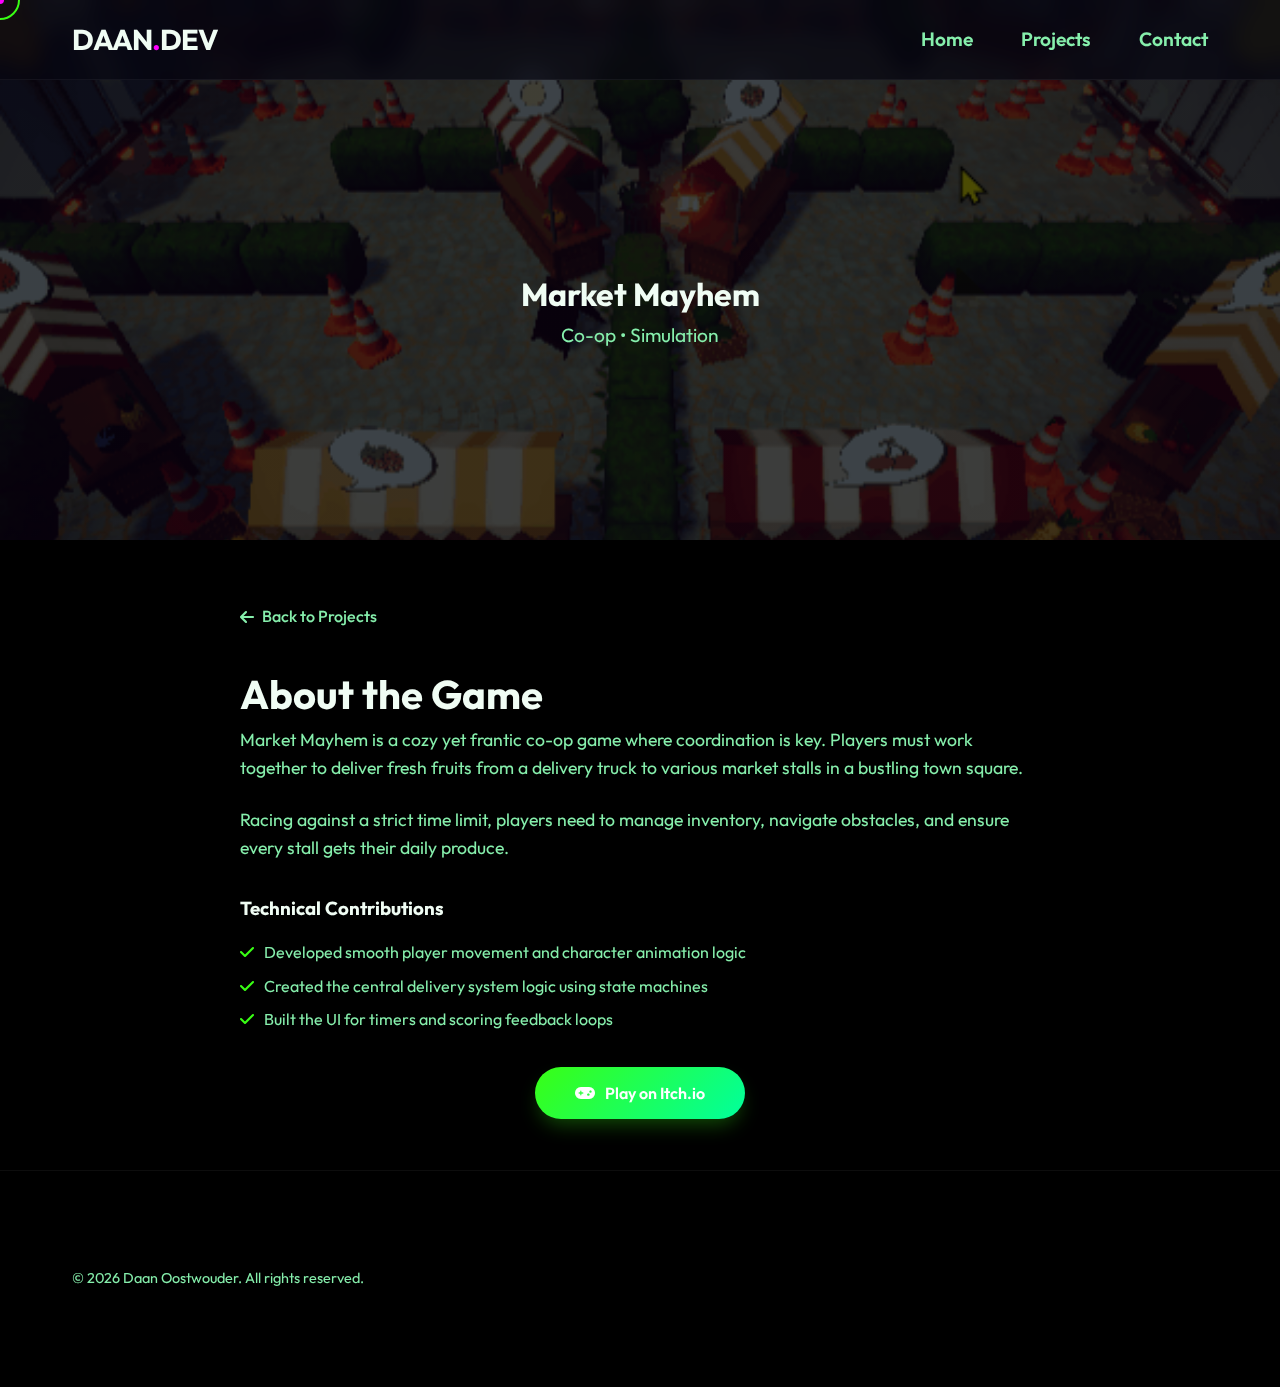
<file: market-mayhem.html>
<!DOCTYPE html>
<html lang="en">

<head>
    <meta charset="UTF-8">
    <meta name="viewport" content="width=device-width, initial-scale=1.0">
    <title>Market Mayhem | Daan Oostwouder</title>
    <link rel="preconnect" href="https://fonts.googleapis.com">
    <link rel="preconnect" href="https://fonts.gstatic.com" crossorigin>
    <link href="https://fonts.googleapis.com/css2?family=Outfit:wght@300;400;600;700&display=swap" rel="stylesheet">
    <link rel="stylesheet" href="style.css">
    <link rel="stylesheet" href="https://cdnjs.cloudflare.com/ajax/libs/font-awesome/6.0.0/css/all.min.css">
    <style>
        .project-hero {
            height: 60vh;
            background: linear-gradient(rgba(0, 0, 0, 0.7), rgba(0, 0, 0, 0.7)), url('images/MarketMayhemGameplay2.gif');
            background-size: cover;
            background-position: center;
            display: flex;
            align-items: center;
            justify-content: center;
            text-align: center;
            padding-top: var(--nav-height);
        }

        .project-content {
            padding: 4rem 0;
            max-width: 800px;
            margin: 0 auto;
        }

        .back-link {
            display: inline-flex;
            align-items: center;
            gap: 0.5rem;
            color: var(--text-secondary);
            text-decoration: none;
            margin-bottom: 2rem;
            font-weight: 500;
        }

        .back-link:hover {
            color: var(--accent-primary);
        }
    </style>
</head>

<body>
    <div class="cursor-dot"></div>
    <div class="cursor-outline"></div>

    <!-- Global Plant Background -->
    <div class="hero-bg global-bg"></div>

    <nav class="navbar">
        <div class="container nav-container">
            <a href="index.html" class="logo">DAAN<span class="accent-dot">.</span>DEV</a>
            <ul class="nav-links">
                <li><a href="index.html">Home</a></li>
                <li><a href="index.html#projects">Projects</a></li>
                <li><a href="index.html#contact">Contact</a></li>
            </ul>
        </div>
    </nav>

    <header class="project-hero">
        <div class="container">
            <h1>Market Mayhem</h1>
            <p style="font-size: 1.2rem; color: var(--text-secondary);">Co-op • Simulation</p>
        </div>
    </header>

    <section class="project-content container">
        <a href="index.html" class="back-link"><i class="fas fa-arrow-left"></i> Back to Projects</a>

        <div class="about-text">
            <h2>About the Game</h2>
            <p>Market Mayhem is a cozy yet frantic co-op game where coordination is key. Players must work together to
                deliver fresh fruits from a delivery truck to various market stalls in a bustling town square.</p>

            <p>Racing against a strict time limit, players need to manage inventory, navigate obstacles, and ensure
                every stall gets their daily produce.</p>

            <h3 style="margin-top: 2rem; color: var(--text-primary);">Technical Contributions</h3>
            <ul style="list-style: none; color: var(--text-secondary); margin-top: 1rem;">
                <li style="margin-bottom: 0.5rem;"><i class="fas fa-check"
                        style="color: var(--accent-primary); margin-right: 10px;"></i>Developed smooth player movement
                    and character animation logic</li>
                <li style="margin-bottom: 0.5rem;"><i class="fas fa-check"
                        style="color: var(--accent-primary); margin-right: 10px;"></i>Created the central delivery
                    system logic using state machines</li>
                <li style="margin-bottom: 0.5rem;"><i class="fas fa-check"
                        style="color: var(--accent-primary); margin-right: 10px;"></i>Built the UI for timers and
                    scoring feedback loops</li>
            </ul>

            <div style="margin-top: 3rem; text-align: center;">
                <a href="https://bananagames24.itch.io/market-mayhem" target="_blank" class="btn btn-primary"><i
                        class="fas fa-gamepad" style="margin-right: 10px;"></i>Play on Itch.io</a>
            </div>
        </div>
    </section>

    <footer class="footer">
        <div class="container footer-content">
            <p class="copyright">&copy; 2026 Daan Oostwouder. All rights reserved.</p>
        </div>
    </footer>

    <script src="https://unpkg.com/aos@2.3.1/dist/aos.js"></script>
    <script src="script.js"></script>
</body>

</html>
</file>
<file: style.css>
:root {
    --bg-color: #000000;
    --card-bg: #0a0f0a;
    --text-primary: #f0fdf4;
    --text-secondary: #86efac;
    --accent-primary: #39ff14;
    --accent-secondary: #ff00ff;
    --accent-glow: rgba(57, 255, 20, 0.3);
    --gradient-main: linear-gradient(135deg, #39ff14 0%, #00ff9d 100%);

    --font-main: 'Outfit', sans-serif;

    --nav-height: 80px;
    --container-width: 1200px;
    --transition-fast: 0.3s ease;
}

* {
    margin: 0;
    padding: 0;
    box-sizing: border-box;
}

body {
    font-family: var(--font-main);
    background-color: var(--bg-color);
    color: var(--text-primary);
    line-height: 1.6;
    overflow-x: hidden;
    cursor: none;
    /* Custom cursor */
}

/* Custom Cursor */
.cursor-dot,
.cursor-outline {
    position: fixed;
    top: 0;
    left: 0;
    transform: translate(-50%, -50%);
    border-radius: 50%;
    z-index: 9999;
    pointer-events: none;
}

.cursor-dot {
    width: 8px;
    height: 8px;
    background-color: var(--accent-secondary);
}

.cursor-outline {
    width: 40px;
    height: 40px;
    border: 2px solid var(--accent-primary);
    transition: width 0.2s, height 0.2s, background-color 0.2s;
}

/* Click Animation */
.click-anim {
    position: fixed;
    top: 0;
    left: 0;
    width: 20px;
    height: 20px;
    border-radius: 50%;
    background-color: transparent;
    border: 2px solid var(--accent-primary);
    transform: translate(-50%, -50%);
    pointer-events: none;
    z-index: 9999;
    animation: clickRipple 0.5s ease-out forwards;
}

@keyframes clickRipple {
    0% {
        width: 20px;
        height: 20px;
        opacity: 1;
    }

    100% {
        width: 100px;
        height: 100px;
        opacity: 0;
        border-width: 0;
    }
}

body:hover .cursor-outline {
    opacity: 1;
}

a,
button {
    cursor: none;
    /* Hide default cursor to use custom */
}

/* Utilities */
.container {
    max-width: var(--container-width);
    margin: 0 auto;
    padding: 0 2rem;
}

.gradient-text {
    background: var(--gradient-main);
    background-clip: text;
    -webkit-background-clip: text;
    -webkit-text-fill-color: transparent;
    display: inline-block;
}

.section-header {
    margin-bottom: 4rem;
    text-align: center;
}

.section-tag {
    display: inline-block;
    padding: 0.5rem 1.5rem;
    background: rgba(139, 92, 246, 0.1);
    color: var(--accent-secondary);
    border-radius: 50px;
    font-size: 0.9rem;
    font-weight: 600;
    margin-bottom: 1rem;
    letter-spacing: 1px;
    text-transform: uppercase;
    border: 1px solid rgba(139, 92, 246, 0.2);
}

h2 {
    font-size: 2.5rem;
    font-weight: 700;
}

/* Navbar */
.navbar {
    position: fixed;
    top: 0;
    width: 100%;
    height: var(--nav-height);
    display: flex;
    align-items: center;
    z-index: 1000;
    transition: var(--transition-fast);
    backdrop-filter: blur(10px);
    background: rgba(5, 5, 17, 0.7);
    border-bottom: 1px solid rgba(255, 255, 255, 0.05);
}

.nav-container {
    display: flex;
    justify-content: space-between;
    align-items: center;
    width: 100%;
}

.logo {
    font-size: 1.8rem;
    font-weight: 700;
    color: var(--text-primary);
    text-decoration: none;
    letter-spacing: -1px;
}

.accent-dot {
    color: var(--accent-secondary);
}

.nav-links {
    display: flex;
    list-style: none;
    gap: 3rem;
}

.nav-links a {
    color: var(--text-secondary);
    text-decoration: none;
    font-weight: 600;
    /* Increased weight slightly for better visibility */
    font-size: 1.2rem;
    /* Increased size */
    transition: var(--transition-fast);
    position: relative;
    padding: 0.5rem 0;
    /* Added vertical padding for easier clicking */
}

.nav-links a:hover,
.nav-links a.active {
    color: var(--text-primary);
}

.nav-links a::after {
    content: '';
    position: absolute;
    width: 0;
    height: 2px;
    bottom: -5px;
    left: 0;
    background: var(--gradient-main);
    transition: width 0.3s;
}

.nav-links a:hover::after {
    width: 100%;
}

.hamburger {
    display: none;
    cursor: pointer;
}

/* Hero Section */
.hero {
    position: relative;
    height: 50vh;
    min-height: 500px;
    /* Ensure content fits on very small screens */
    display: flex;
    align-items: center;
    justify-content: center;
    padding-top: var(--nav-height);
    overflow: hidden;
}

.hero-bg {
    position: absolute;
    top: 0;
    left: 0;
    width: 100%;
    height: 100%;
    z-index: -1;
    background-color: #000000;
    overflow: hidden;
}

.global-bg {
    position: fixed;
    height: 100vh;
}

.plant-bg {
    position: absolute;
    opacity: 0.4;
    filter: drop-shadow(0 0 2px var(--accent-primary));
}



.hero-bg .overlay {
    position: absolute;
    top: 0;
    left: 0;
    width: 100%;
    height: 100%;
    background: linear-gradient(to bottom, rgba(0, 0, 0, 0.3), var(--bg-color));
}

.hero-content {
    text-align: center;
    position: relative;
    z-index: 1;
    max-width: 800px;
}

.tagline {
    color: var(--accent-secondary);
    font-weight: 600;
    letter-spacing: 2px;
    text-transform: uppercase;
    margin-bottom: 1rem;
    display: block;
}

.hero h1 {
    font-size: 4.5rem;
    line-height: 1.1;
    margin-bottom: 1.5rem;
}

.hero p {
    font-size: 1.25rem;
    color: var(--text-secondary);
    margin-bottom: 2.5rem;
    max-width: 600px;
    margin-left: auto;
    margin-right: auto;
}

.cta-group {
    display: flex;
    gap: 1.5rem;
    justify-content: center;
}

.btn {
    padding: 1rem 2.5rem;
    border-radius: 50px;
    font-weight: 600;
    text-decoration: none;
    transition: var(--transition-fast);
    position: relative;
    overflow: hidden;
    z-index: 1;
}

.btn-primary {
    background: var(--gradient-main);
    color: white;
    border: none;
    box-shadow: 0 10px 20px -5px var(--accent-glow);
}

.btn-primary:hover {
    transform: translateY(-3px);
    box-shadow: 0 15px 30px -5px var(--accent-glow);
}

.btn-outline {
    background: transparent;
    color: var(--text-primary);
    border: 2px solid rgba(255, 255, 255, 0.1);
}

.btn-outline:hover {
    border-color: var(--accent-primary);
    background: rgba(139, 92, 246, 0.1);
}

.scroll-down {
    position: absolute;
    bottom: 2rem;
    left: 50%;
    transform: translateX(-50%);
    color: var(--text-secondary);
    font-size: 1.5rem;
    animation: bounce 2s infinite;
}

@keyframes bounce {

    0%,
    20%,
    50%,
    80%,
    100% {
        transform: translate(-50%, 0);
    }

    40% {
        transform: translate(-50%, -10px);
    }

    60% {
        transform: translate(-50%, -5px);
    }
}

/* About Section */
.about {
    padding: 8rem 0;
}

.about-grid {
    display: grid;
    grid-template-columns: 1.5fr 1fr;
    gap: 3rem;
    align-items: center;
}

.about-image {
    width: 100%;
    max-width: 300px;
    height: auto;
    border-radius: 20px;
    /* Rounded corners instead of circle */
    overflow: hidden;
    order: -1;
    border: 3px solid var(--accent-primary);
    box-shadow: 0 0 20px rgba(57, 255, 20, 0.2);
    background-color: #000;
    /* Dark background for zoom-out gaps */
    justify-self: center;
    /* Center in grid cell */
}

.about-image img {
    width: 100%;
    height: auto;
    display: block;
    object-fit: cover;
    object-position: 50% 35%;
    transform: none;
    /* Remove zoom scaling */
}

.about-text {
    flex: 1;
}

.about-text p {
    font-size: 1.1rem;
    color: var(--text-secondary);
    margin-bottom: 1.5rem;
}

.about-text .highlight {
    font-size: 1.3rem;
    color: var(--text-primary);
    font-weight: 500;
}

.stat-card {
    background: var(--card-bg);
    padding: 2rem;
    border-radius: 1rem;
    border: 1px solid rgba(255, 255, 255, 0.05);
    margin-bottom: 1rem;
    transition: var(--transition-fast);
}

.stat-card:hover {
    transform: translateX(10px);
    border-color: var(--accent-primary);
}

.stat-card h3 {
    font-size: 0.9rem;
    color: var(--accent-secondary);
    text-transform: uppercase;
    letter-spacing: 1px;
    margin-bottom: 0.5rem;
}

.stat-card p {
    font-size: 1.2rem;
    font-weight: 600;
}

/* Skills Section */
.skills {
    padding: 8rem 0;
    background: linear-gradient(to bottom, var(--bg-color), #051005);
}

.skills-grid {
    display: grid;
    grid-template-columns: repeat(auto-fit, minmax(200px, 1fr));
    gap: 2rem;
}

.skill-card {
    background: var(--card-bg);
    padding: 2.5rem 1.5rem;
    border-radius: 1rem;
    text-align: center;
    border: 1px solid rgba(255, 255, 255, 0.05);
    transition: var(--transition-fast);
}

.skill-card:hover {
    transform: translateY(-10px);
    border-color: var(--accent-primary);
    box-shadow: 0 10px 30px -10px rgba(0, 0, 0, 0.5);
}

.skill-card i {
    font-size: 3rem;
    margin-bottom: 1.5rem;
    background: var(--gradient-main);
    background-clip: text;
    -webkit-background-clip: text;
    -webkit-text-fill-color: transparent;
}

.skill-card h3 {
    margin-bottom: 1rem;
}

.progress-bar {
    width: 100%;
    height: 6px;
    background: rgba(255, 255, 255, 0.1);
    border-radius: 10px;
    overflow: hidden;
}

.progress {
    height: 100%;
    background: var(--gradient-main);
}

/* Projects Section */
.projects {
    padding: 8rem 0;
}

.projects-grid {
    display: grid;
    grid-template-columns: repeat(2, 1fr);
    gap: 3rem;
}

.project-card {
    background: var(--card-bg);
    border-radius: 1.5rem;
    overflow: hidden;
    border: 1px solid rgba(255, 255, 255, 0.05);
    transition: var(--transition-fast);
}

.project-card:hover {
    transform: translateY(-10px);
    box-shadow: 0 20px 40px -10px rgba(0, 0, 0, 0.6);
    border-color: var(--accent-secondary);
}

.card-image {
    position: relative;
    height: 300px;
    overflow: hidden;
    background-color: #000;
}

.card-image img {
    width: 100%;
    height: 100%;
    object-fit: contain;
    transition: transform 0.5s ease;
}

.project-card:hover .card-image img {
    transform: scale(1.1);
}

.project-card:hover .icon-link {
    transform: translateY(0);
}

.icon-link:hover {
    background: var(--accent-primary);
    color: white;
}

.card-content {
    padding: 2rem;
}

.card-meta {
    font-size: 0.85rem;
    color: var(--accent-secondary);
    text-transform: uppercase;
    font-weight: 600;
    margin-bottom: 0.5rem;
}

.card-content h3 {
    font-size: 1.8rem;
    margin-bottom: 1rem;
}

.card-content p {
    color: var(--text-secondary);
    margin-bottom: 1.5rem;
    font-size: 1rem;
}

.tech-stack {
    display: flex;
    flex-wrap: wrap;
    gap: 0.8rem;
}

.tech-stack span {
    padding: 0.5rem 1rem;
    background: rgba(255, 255, 255, 0.05);
    border-radius: 50px;
    font-size: 0.85rem;
    color: var(--text-primary);
    border: 1px solid rgba(255, 255, 255, 0.1);
}

/* Footer */
.footer {
    padding: 6rem 0;
    border-top: 1px solid rgba(255, 255, 255, 0.05);
    background: linear-gradient(to top, #000000, var(--bg-color));
}

.footer-content {
    display: flex;
    justify-content: space-between;
    align-items: center;
}

.footer-left h2 {
    font-size: 2rem;
    margin-bottom: 1rem;
}

.email-link {
    font-size: 1.5rem;
    color: var(--accent-primary);
    text-decoration: none;
    font-weight: 600;
    transition: var(--transition-fast);
}

.email-link:hover {
    color: var(--accent-secondary);
}

.social-links {
    display: flex;
    gap: 1.5rem;
    margin-bottom: 1.5rem;
}

.social-links a {
    width: 50px;
    height: 50px;
    background: rgba(255, 255, 255, 0.05);
    border-radius: 50%;
    display: flex;
    justify-content: center;
    align-items: center;
    color: var(--text-primary);
    font-size: 1.25rem;
    text-decoration: none;
    transition: var(--transition-fast);
    border: 1px solid rgba(255, 255, 255, 0.1);
}

.social-links a:hover {
    background: var(--accent-primary);
    border-color: var(--accent-primary);
    transform: translateY(-5px);
}

.copyright {
    color: var(--text-secondary);
    font-size: 0.9rem;
}

/* Responsive */
@media (max-width: 1024px) {
    .projects-grid {
        grid-template-columns: 1fr;
    }

    .hero h1 {
        font-size: 3.5rem;
    }
}

@media (max-width: 768px) {
    .nav-links {
        position: fixed;
        right: -100%;
        top: var(--nav-height);
        height: calc(100vh - var(--nav-height));
        background: var(--bg-color);
        flex-direction: column;
        align-items: center;
        justify-content: center;
        width: 100%;
        transition: 0.5s ease;
        border-top: 1px solid rgba(255, 255, 255, 0.1);
    }

    .nav-links.active {
        right: 0;
        display: flex;
        /* Override the previous display: none */
    }

    .hamburger {
        display: block;
        z-index: 1001;
    }

    /* Hamburger Animation */
    .hamburger span {
        display: block;
        width: 25px;
        height: 3px;
        margin: 5px auto;
        -webkit-transition: all 0.3s ease-in-out;
        transition: all 0.3s ease-in-out;
        background-color: var(--text-primary);
    }

    .hamburger.toggle span:nth-child(2) {
        opacity: 0;
    }

    .hamburger.toggle span:nth-child(1) {
        transform: translateY(8px) rotate(45deg);
    }

    .hamburger.toggle span:nth-child(3) {
        transform: translateY(-8px) rotate(-45deg);
    }

    .about-grid {
        grid-template-columns: 1fr;
    }

    .footer-content {
        flex-direction: column;
        text-align: center;
        gap: 3rem;
    }

    .hero h1 {
        font-size: 2.5rem;
    }
}
</file>
